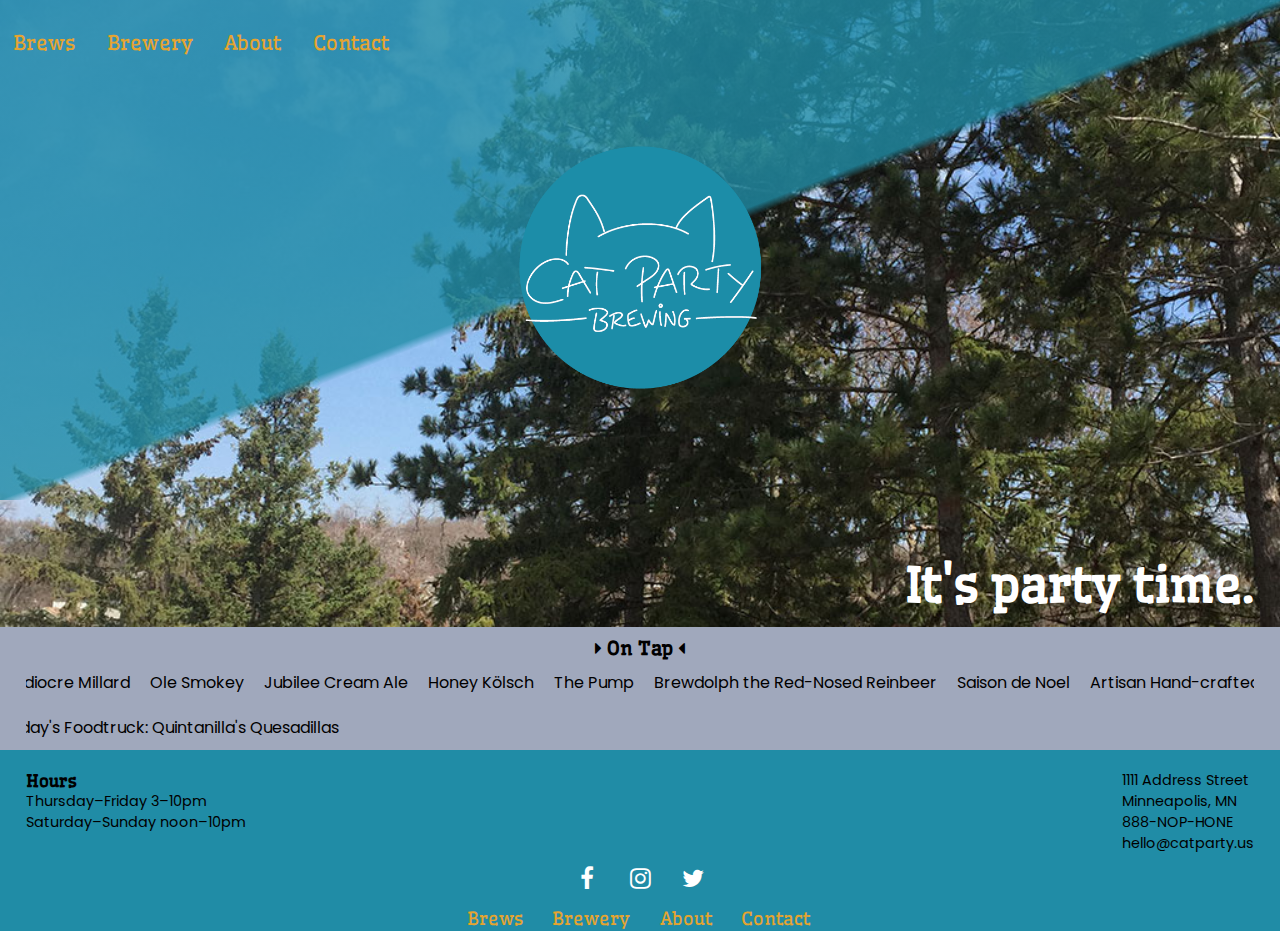
<file: index.html>
<!DOCTYPE html>
<html lang="en">
<head>
	<meta charset="UTF-8">
	<title>Cat Party Brewing</title>
	<link rel="icon" type="image/png" href="imgs/favicon.ico">
	<meta name="viewport" content="width=device-width, initial-scale=1.0"/>

<!-- css -->
	<link href='https://fonts.googleapis.com/css?family=Wellfleet|Poppins:400,300' rel='stylesheet' type='text/css'>
	<link rel="stylesheet" href="https://maxcdn.bootstrapcdn.com/font-awesome/4.4.0/css/font-awesome.min.css">
	<link type="text/css" rel="stylesheet" href="js/endlessRiver/css/endlessRiver.css" />

<!-- LAST stylesheet -->
	<link rel="stylesheet" type="text/css" href="css/styles.css">
</head>
<body class="home">
	<div class="jq-ez-sticky-footer-page-container">
		<div class="container">
			<div class="triangle">
		<!-- holds background img and overlay -->
				<a href="index.html" class="logo"><img src="imgs/logo.png" alt="Cat Party Brewing Logo" class="logo"></img></a> <!-- logo/home -->
				<label for="show-menu" class="show-menu">Show Menu</label>
				<input type="checkbox" id="show-menu" role="button">
			<nav>
				<ul id="nav-main">
					<li><a href="brews.html">Brews</a></li>
					<li><a href="brewery.html">Brewery</a></li>
					<li><a href="about.html">About</a></li>
					<li><a href="contact.html">Contact</a></li>
				</ul>
			</nav>
		
				<div class="content">
				
		
				
				</div>
		      </div> <!-- end triangle div -->
		
		<div class='jq-ez-sticky-footer-content-expander'></div>
		
			<div class="jq-ez-sticky-footer-page-footer">

				<h1 class="swap title">It's party time.</h1> <!-- swap on home / page title on subpages -->
					<!-- scroll bar.-->
					<div class="scrollbar">
						
							<h3><i class="fa fa-caret-right"></i> On Tap <i class="fa fa-caret-left"></i></h3>
							<!-- plug in -->
							<ul id="scroll">
					
							    <li>Mediocre Millard</li>
							    <li>Ole Smokey</li>
							    <li>Jubilee Cream Ale</li>
							    <li>Honey K&ouml;lsch</li>
							    <li>The Pump</li>
							    <li>Brewdolph the Red-Nosed Reinbeer</li>
							    <li>Saison de Noel</li>
							    <li>Artisan Hand-crafted Sodas (total hipster shit)</li>
							    <li>Today's Foodtruck: Quintanilla's Quesadillas</li>
							</ul>
					</div>
							
					
				<footer>
					<div class="hours">
						<h3>Hours</h3>
						<p>Thursday–Friday 3–10pm</p>
						<p>Saturday–Sunday noon–10pm</p>
					
					</div>
					
					<div class="location">
						<p>1111 Address Street <br>
						Minneapolis, MN</p>
						<p>888-NOP-HONE</p>
						<p><a href="mailto:hello@catparty.us?Subject=Hello!" target="_blank">hello@catparty.us</a></p>
					
					</div>
					
					<div class="foot">
						<!-- begin social media icons -->
								<div class="soc">
									<a href="#" class="fa-stack fa-lg">
									  <i class="fa fa-circle-thin fa-stack-2x"></i>
									  <i class="fa fa-facebook fa-stack-1x fa-inverse"></i>
									  <!-- change to untappd -->
									</a>
									<a href="#" class="fa-stack fa-lg">
									  <i class="fa fa-circle-thin fa-stack-2x"></i>
									  <i class="fa fa-instagram fa-stack-1x fa-inverse"></i>
									</a>
									
									<a href="#" class="fa-stack fa-lg">
									  <i class="fa fa-circle-thin fa-stack-2x"></i>
									  <i class="fa fa-twitter fa-stack-1x fa-inverse"></i>
									</a>
								</div>
						
						<nav class="nav2">
							<ul>
								<li><a href="brews.html">Brews</a></li>
								<li><a href="brewery.html">Brewery</a></li>
								<li><a href="about.html">About</a></li>
								<li><a href="contact.html">Contact</a></li>
							</ul>
						</nav>
						
						<p>&copy; 2016 Cat Party Brewing</p>
					</div>
							</footer>
				
			</div> <!-- end sticky footer div -->
		</div> <!-- end container -->
		</div> <!-- end jq-ez-sticky-footer-page-container -->

<!-- javascript -->
	<script src="https://ajax.googleapis.com/ajax/libs/jquery/2.1.4/jquery.min.js"></script>
	<script type="text/javascript" src="js/endlessRiver/js/endlessRiver.js"></script>
	<script type="text/javascript" src="js/Sticky-Footer/jquery.ez-sticky-footer.js"></script>
	<script type="text/javascript" src="js/custom.js"></script>	
</body>
</html>
</file>
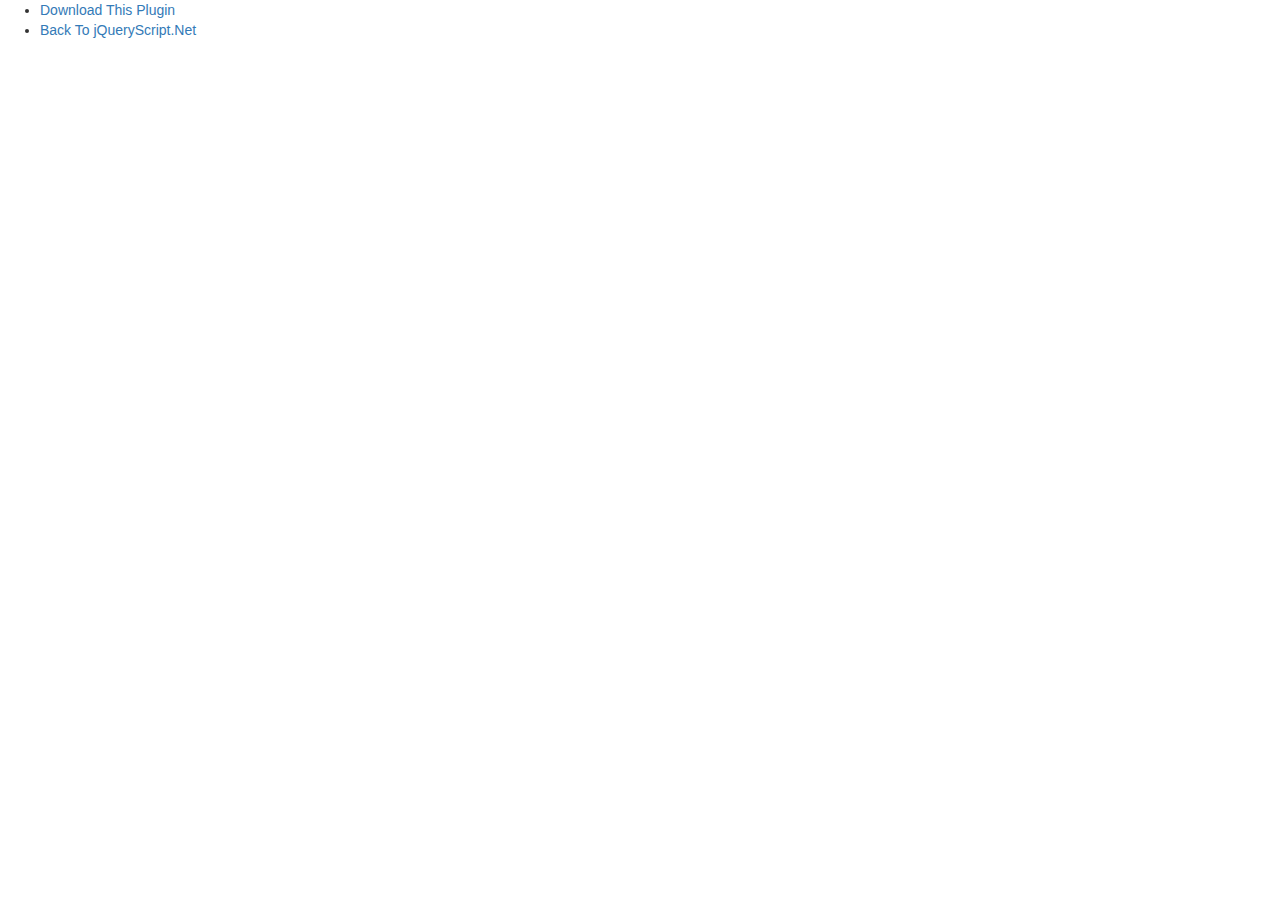
<file: js/endlessRiver/index.html>
<!doctype html>
<html>
<head>
<meta charset="utf-8">
<title>jQuery endlessRiver Demo</title>
<link href='http://fonts.googleapis.com/css?family=Open+Sans' rel='stylesheet' type='text/css'>
<link rel="stylesheet" href="http://netdna.bootstrapcdn.com/bootstrap/3.3.4/css/bootstrap.min.css">
<script src="http://code.jquery.com/jquery-1.11.3.min.js"></script>
<script type="text/javascript" src="js/endlessRiver.js"></script>
<link href="http://www.jqueryscript.net/css/jquerysctipttop.css" rel="stylesheet" type="text/css">
        <link type="text/css" rel="stylesheet" href="css/endlessRiver.css" /><script>
$(document).ready(function(){
    $("#myUl").endlessRiver();
});
</script>

</head>

<body>
<div id="jquery-script-menu">
<div class="jquery-script-center">
<ul>
<li><a href="http://www.jqueryscript.net/animation/Endless-Horizontal-Content-Scroller-Plugin-For-jQuery-endlessRiver.html">Download This Plugin</a></li>
<li><a href="http://www.jqueryscript.net/">Back To jQueryScript.Net</a></li>
</ul>
<div class="jquery-script-ads"><script type="text/javascript"><!--
google_ad_client = "ca-pub-2783044520727903";
/* jQuery_demo */
google_ad_slot = "2780937993";
google_ad_width = 728;
google_ad_height = 90;
//-->
</script>
<script type="text/javascript"
src="http://pagead2.googlesyndication.com/pagead/show_ads.js">
</script></div>
<div class="jquery-script-clear"></div>
</div>
</div>
<div class="container" style="margin-top:150px;">
<ul id="myUl">
    <li>Breaking News:</li>
    <li>1. Espresso</li>
    <li>2. Cappuccino</li>
    <li>3. American</li>
    <li>4. Tea</li>
    <li>5. Milk</li>
    <li>6. Juice</li>
</ul>
</div>

<script type="text/javascript">

  var _gaq = _gaq || [];
  _gaq.push(['_setAccount', 'UA-36251023-1']);
  _gaq.push(['_setDomainName', 'jqueryscript.net']);
  _gaq.push(['_trackPageview']);

  (function() {
    var ga = document.createElement('script'); ga.type = 'text/javascript'; ga.async = true;
    ga.src = ('https:' == document.location.protocol ? 'https://ssl' : 'http://www') + '.google-analytics.com/ga.js';
    var s = document.getElementsByTagName('script')[0]; s.parentNode.insertBefore(ga, s);
  })();

</script>
</body>
</html>
</file>
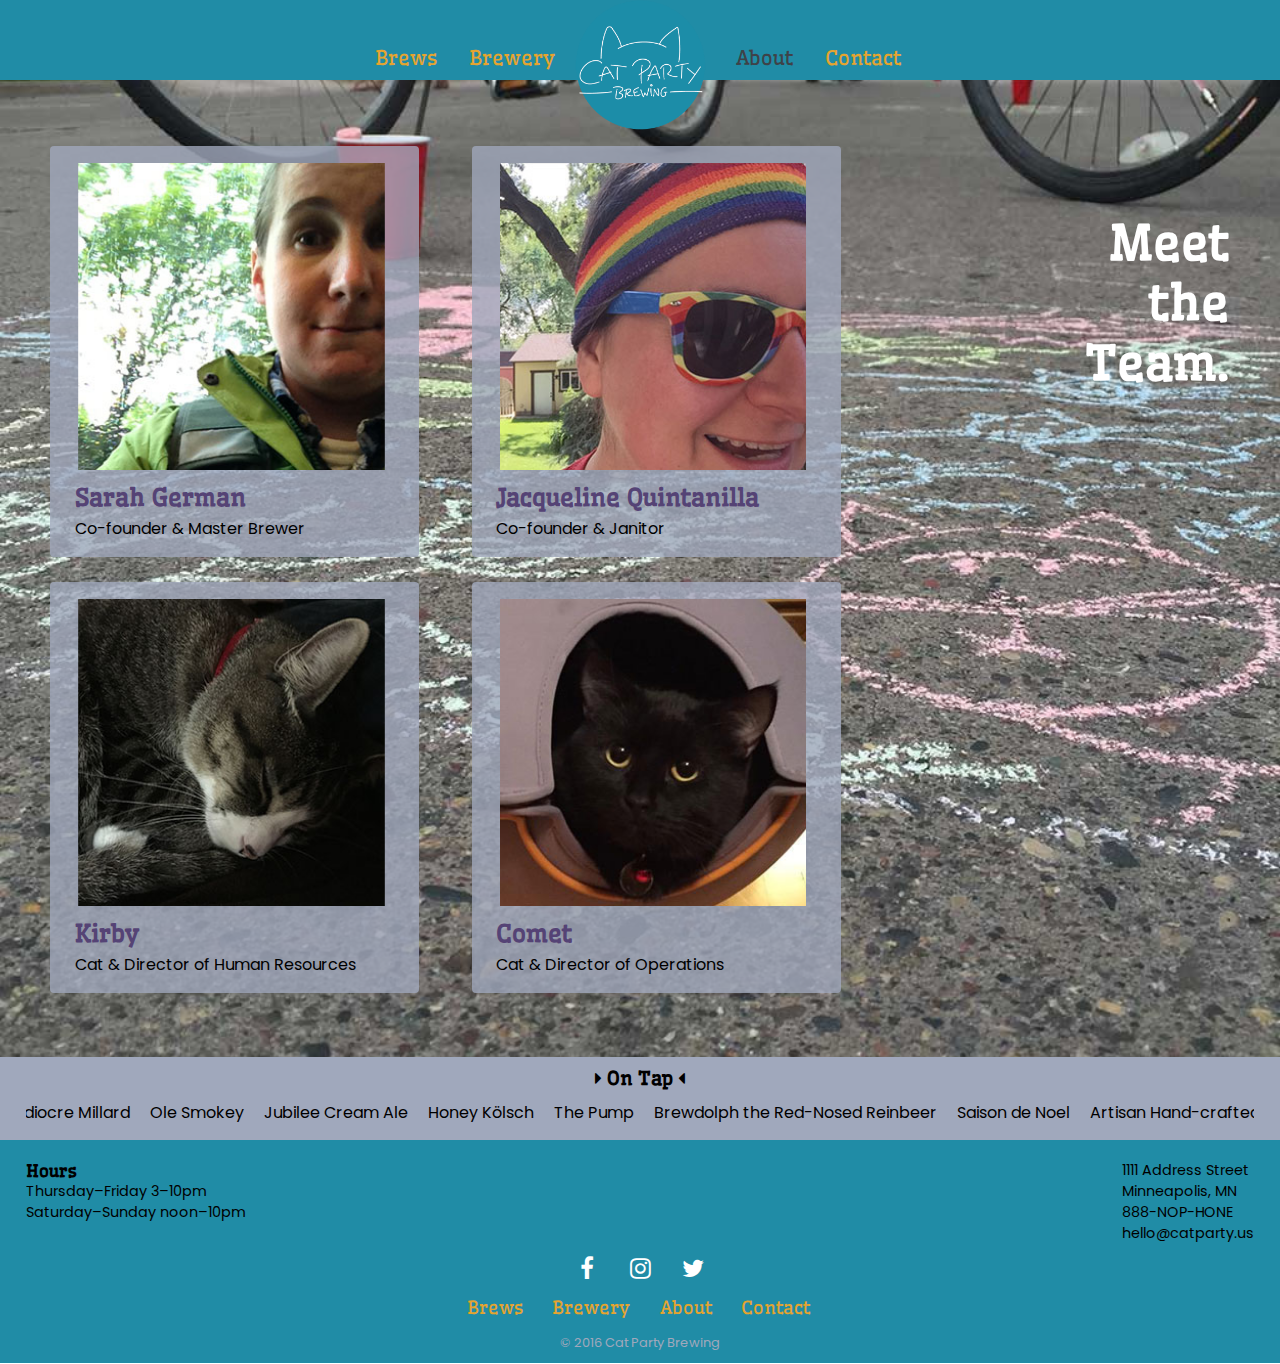
<file: about.html>
<!DOCTYPE html>
<html lang="en">
<head>
	<meta charset="UTF-8">
	<title>Cat Party Brewing -About</title>
	<link rel="icon" type="image/png" href="imgs/favicon.ico">
	<meta name="viewport" content="width=device-width, initial-scale=1.0"/>

<!-- css -->
	<link href='https://fonts.googleapis.com/css?family=Wellfleet|Poppins:400,300' rel='stylesheet' type='text/css'>
	<link rel="stylesheet" href="https://maxcdn.bootstrapcdn.com/font-awesome/4.4.0/css/font-awesome.min.css">
	<link type="text/css" rel="stylesheet" href="js/endlessRiver/css/endlessRiver.css" />

<!-- LAST stylesheet -->
	<link rel="stylesheet" type="text/css" href="css/styles.css">
</head>
<body class="about">
	<div class="jq-ez-sticky-footer-page-container">
	<div class="container">
<!-- holds background img and overlay -->
		<a href="index.html" class="logo"><img src="imgs/logo.png" alt="Cat Party Brewing Logo" class="logo"></a> <!-- logo/home -->
		<label for="show-menu" class="show-menu">Show Menu</label>
		<input type="checkbox" id="show-menu" role="button">
		<nav>
			<ul class="bar" id="nav-main">
				<li><a href="brews.html">Brews</a></li>
				<li><a href="brewery.html">Brewery</a></li>
				<li><a href="about.html" class="current">About</a></li>
				<li><a href="contact.html">Contact</a></li>
			</ul>
		</nav>

		<div class="content">
			

			<h1 class="title">Meet the Team.</h1> <!-- swap on home / page title on subpages -->

				<div class="card">
				<img src="imgs/sarah.jpg" alt="pic of Sarah">
				<h2>Sarah German</h2>
				<p>Co-founder & Master Brewer</p>
			</div>
			<div class="card">
				<img src="imgs/jq.jpg" alt="pic of Jacqui">
				<h2>Jacqueline Quintanilla</h2>
				<p>Co-founder & Janitor</p>
			</div>
			<div class="card">
				<img src="imgs/kirby.jpg" alt="pic of Kirby">
				<h2>Kirby</h2>
				<p>Cat & Director of Human Resources</p>
			</div>
			<div class="card">
				<img src="imgs/comet.jpg" alt="pic of Comet">
				<h2>Comet</h2>
				<p>Cat & Director of Operations</p>
			</div>


		</div> <!--end content  -->

		<div class='jq-ez-sticky-footer-content-expander'></div>
		
			<div class="jq-ez-sticky-footer-page-footer">
				<!-- scroll bar.-->
				<div class="scrollbar">
					
						<h3><i class="fa fa-caret-right"></i> On Tap <i class="fa fa-caret-left"></i></h3>
						<!-- plug in -->
						<ul id="scroll">
				
					    	<li>Mediocre Millard</li>
						    <li>Ole Smokey</li>
						    <li>Jubilee Cream Ale</li>
						    <li>Honey K&ouml;lsch</li>
						    <li>The Pump</li>
						    <li>Brewdolph the Red-Nosed Reinbeer</li>
						    <li>Saison de Noel</li>
						    <li>Artisan Hand-crafted Sodas (total hipster shit)</li>
						    <li>Today's Foodtruck: Quintanilla's Quesadillas</li>
						</ul>
				</div>
						
				
			<footer>
				<div class="hours">
					<h3>Hours</h3>
					<p>Thursday–Friday 3–10pm</p>
					<p>Saturday–Sunday noon–10pm</p>
				
				</div>
				
				<div class="location">
					<p>1111 Address Street <br>
					Minneapolis, MN</p>
					<p>888-NOP-HONE</p>
					<p><a href="mailto:hello@catparty.us?Subject=Hello!" target="_blank">hello@catparty.us</a></p>
				
				</div>
				
				<div class="foot">
					<!-- begin social media icons -->
							<div class="soc">
								<a href="#" class="fa-stack fa-lg">
								  <i class="fa fa-circle-thin fa-stack-2x"></i>
								  <i class="fa fa-facebook fa-stack-1x fa-inverse"></i>
								  <!-- change to untappd -->
								</a>
								<a href="#" class="fa-stack fa-lg">
								  <i class="fa fa-circle-thin fa-stack-2x"></i>
								  <i class="fa fa-instagram fa-stack-1x fa-inverse"></i>
								</a>
								
								<a href="#" class="fa-stack fa-lg">
								  <i class="fa fa-circle-thin fa-stack-2x"></i>
								  <i class="fa fa-twitter fa-stack-1x fa-inverse"></i>
								</a>
							</div>
					
					<nav class="nav2">
						<ul>
							<li><a href="brews.html">Brews</a></li>
							<li><a href="brewery.html">Brewery</a></li>
							<li><a href="about.html">About</a></li>
							<li><a href="contact.html">Contact</a></li>
						</ul>
					</nav>
					
					<p>&copy; 2016 Cat Party Brewing</p>
				</div>
						</footer>
			
		</div> <!-- end sticky footer footer div -->
	</div> <!-- end container -->
	</div> <!-- end jq-ez-sticky-footer-page-container -->

<!-- javascript -->
	<script src="https://ajax.googleapis.com/ajax/libs/jquery/2.1.4/jquery.min.js"></script>
	<script type="text/javascript" src="js/endlessRiver/js/endlessRiver.js"></script>
	<script type="text/javascript" src="js/Sticky-Footer/jquery.ez-sticky-footer.js"></script>
	<script type="text/javascript" src="js/custom.js"></script>	
</body>
</html>
</file>
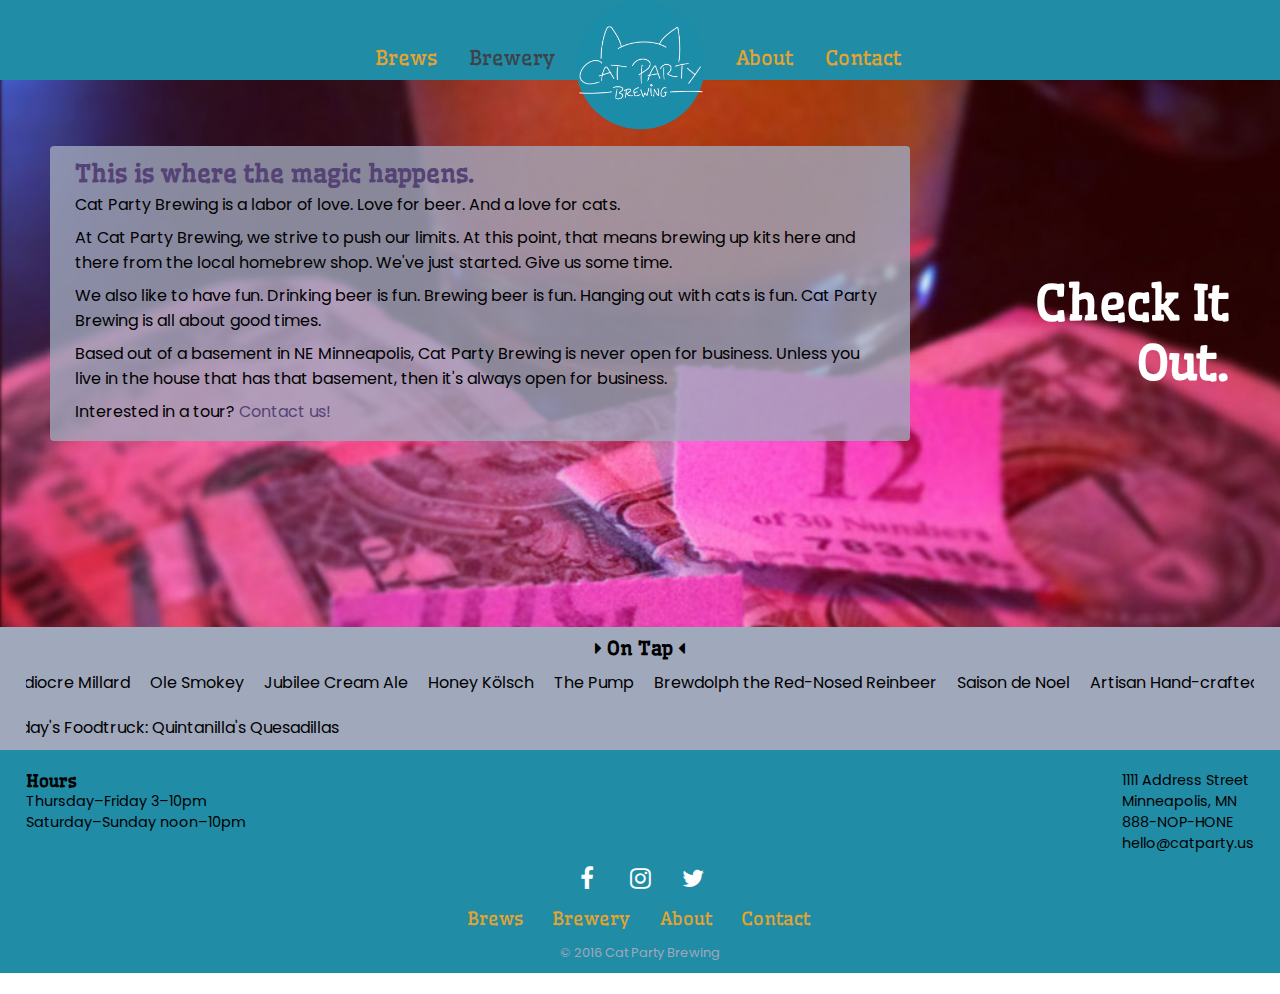
<file: brewery.html>
<!DOCTYPE html>
<html lang="en">
<head>
	<meta charset="UTF-8">
	<title>Cat Party Brewing -Brewery</title>
	<link rel="icon" type="image/png" href="imgs/favicon.ico">
	<meta name="viewport" content="width=device-width, initial-scale=1.0"/>

<!-- css -->
	<link href='https://fonts.googleapis.com/css?family=Wellfleet|Poppins:400,300' rel='stylesheet' type='text/css'>
	<link rel="stylesheet" href="https://maxcdn.bootstrapcdn.com/font-awesome/4.4.0/css/font-awesome.min.css">
	<link type="text/css" rel="stylesheet" href="js/endlessRiver/css/endlessRiver.css" />

<!-- LAST stylesheet -->
	<link rel="stylesheet" type="text/css" href="css/styles.css">
</head>
<body class="brewery">
	<div class="jq-ez-sticky-footer-page-container">
	<div class="container">
<!-- holds background img and overlay -->
	<a href="index.html" class="logo"><img src="imgs/logo.png" alt="Cat Party Brewing Logo" class="logo"></img></a> <!-- logo/home -->
		<label for="show-menu" class="show-menu">Show Menu</label>
		<input type="checkbox" id="show-menu" role="button">
		<nav>
			<ul class="bar" id="nav-main">
				<li><a href="brews.html">Brews</a></li>
				<li><a href="brewery.html" class="current">Brewery</a></li>
				<li><a href="about.html">About</a></li>
				<li><a href="contact.html">Contact</a></li>
			</ul>
		</nav>

		<div class="content">
			

	
			<h1 class="title">Check It Out.</h1> <!-- swap on home / page title on subpages -->
		

			<div class="card">
				<h2>This is where the magic happens.</h2>
				<p>Cat Party Brewing is a labor of love. Love for beer. And a love for cats.</p>
				<p>At Cat Party Brewing, we strive to push our limits. At this point, that means brewing up kits here and there from the local homebrew shop. We've just started. Give us some time.</p>
				<p>We also like to have fun. Drinking beer is fun. Brewing beer is fun. Hanging out with cats is fun. Cat Party Brewing is all about good times.</p>
				<p>Based out of a basement in NE Minneapolis, Cat Party Brewing is never open for business. Unless you live in the house that has that basement, then it's always open for business.</p>
				<p>Interested in a tour? <a href="contact.html">Contact us!</a></p>
		</div>
		</div>

		<div class='jq-ez-sticky-footer-content-expander'></div>
		
			<div class="jq-ez-sticky-footer-page-footer">	
				<!-- scroll bar.-->
				<div class="scrollbar">
					
						<h3><i class="fa fa-caret-right"></i> On Tap <i class="fa fa-caret-left"></i></h3>
						<!-- plug in -->
						<ul id="scroll">
				
						    <li>Mediocre Millard</li>
							    <li>Ole Smokey</li>
							    <li>Jubilee Cream Ale</li>
							    <li>Honey K&ouml;lsch</li>
							    <li>The Pump</li>
							    <li>Brewdolph the Red-Nosed Reinbeer</li>
							    <li>Saison de Noel</li>
							    <li>Artisan Hand-crafted Sodas (total hipster shit)</li>
							    <li>Today's Foodtruck: Quintanilla's Quesadillas</li>
						</ul>
				</div>
						
				
			<footer>
				<div class="hours">
					<h3>Hours</h3>
					<p>Thursday–Friday 3–10pm</p>
					<p>Saturday–Sunday noon–10pm</p>
				
				</div>
				
				<div class="location">
					<p>1111 Address Street <br>
					Minneapolis, MN</p>
					<p>888-NOP-HONE</p>
					<p><a href="mailto:hello@catparty.us?Subject=Hello!" target="_blank">hello@catparty.us</a></p>
				
				</div>
				
				<div class="foot">
					<!-- begin social media icons -->
							<div class="soc">
								<a href="#" class="fa-stack fa-lg">
								  <i class="fa fa-circle-thin fa-stack-2x"></i>
								  <i class="fa fa-facebook fa-stack-1x fa-inverse"></i>
								  <!-- change to untappd -->
								</a>
								<a href="#" class="fa-stack fa-lg">
								  <i class="fa fa-circle-thin fa-stack-2x"></i>
								  <i class="fa fa-instagram fa-stack-1x fa-inverse"></i>
								</a>
								
								<a href="#" class="fa-stack fa-lg">
								  <i class="fa fa-circle-thin fa-stack-2x"></i>
								  <i class="fa fa-twitter fa-stack-1x fa-inverse"></i>
								</a>
							</div>
					
					<nav class="nav2">
						<ul>
							<li><a href="brews.html">Brews</a></li>
							<li><a href="brewery.html">Brewery</a></li>
							<li><a href="about.html">About</a></li>
							<li><a href="contact.html">Contact</a></li>
						</ul>
					</nav>
					
					<p>&copy; 2016 Cat Party Brewing</p>
				</div>
						</footer>
			
		</div> <!-- end sticky footer footer div -->
	</div> <!-- end container -->
	</div> <!-- end jq-ez-sticky-footer-page-container -->

<!-- javascript -->
	<script src="https://ajax.googleapis.com/ajax/libs/jquery/2.1.4/jquery.min.js"></script>
	<script type="text/javascript" src="js/endlessRiver/js/endlessRiver.js"></script>
	<script type="text/javascript" src="js/Sticky-Footer/jquery.ez-sticky-footer.js"></script>
	<script type="text/javascript" src="js/custom.js"></script>	
</body>
</html>
</file>
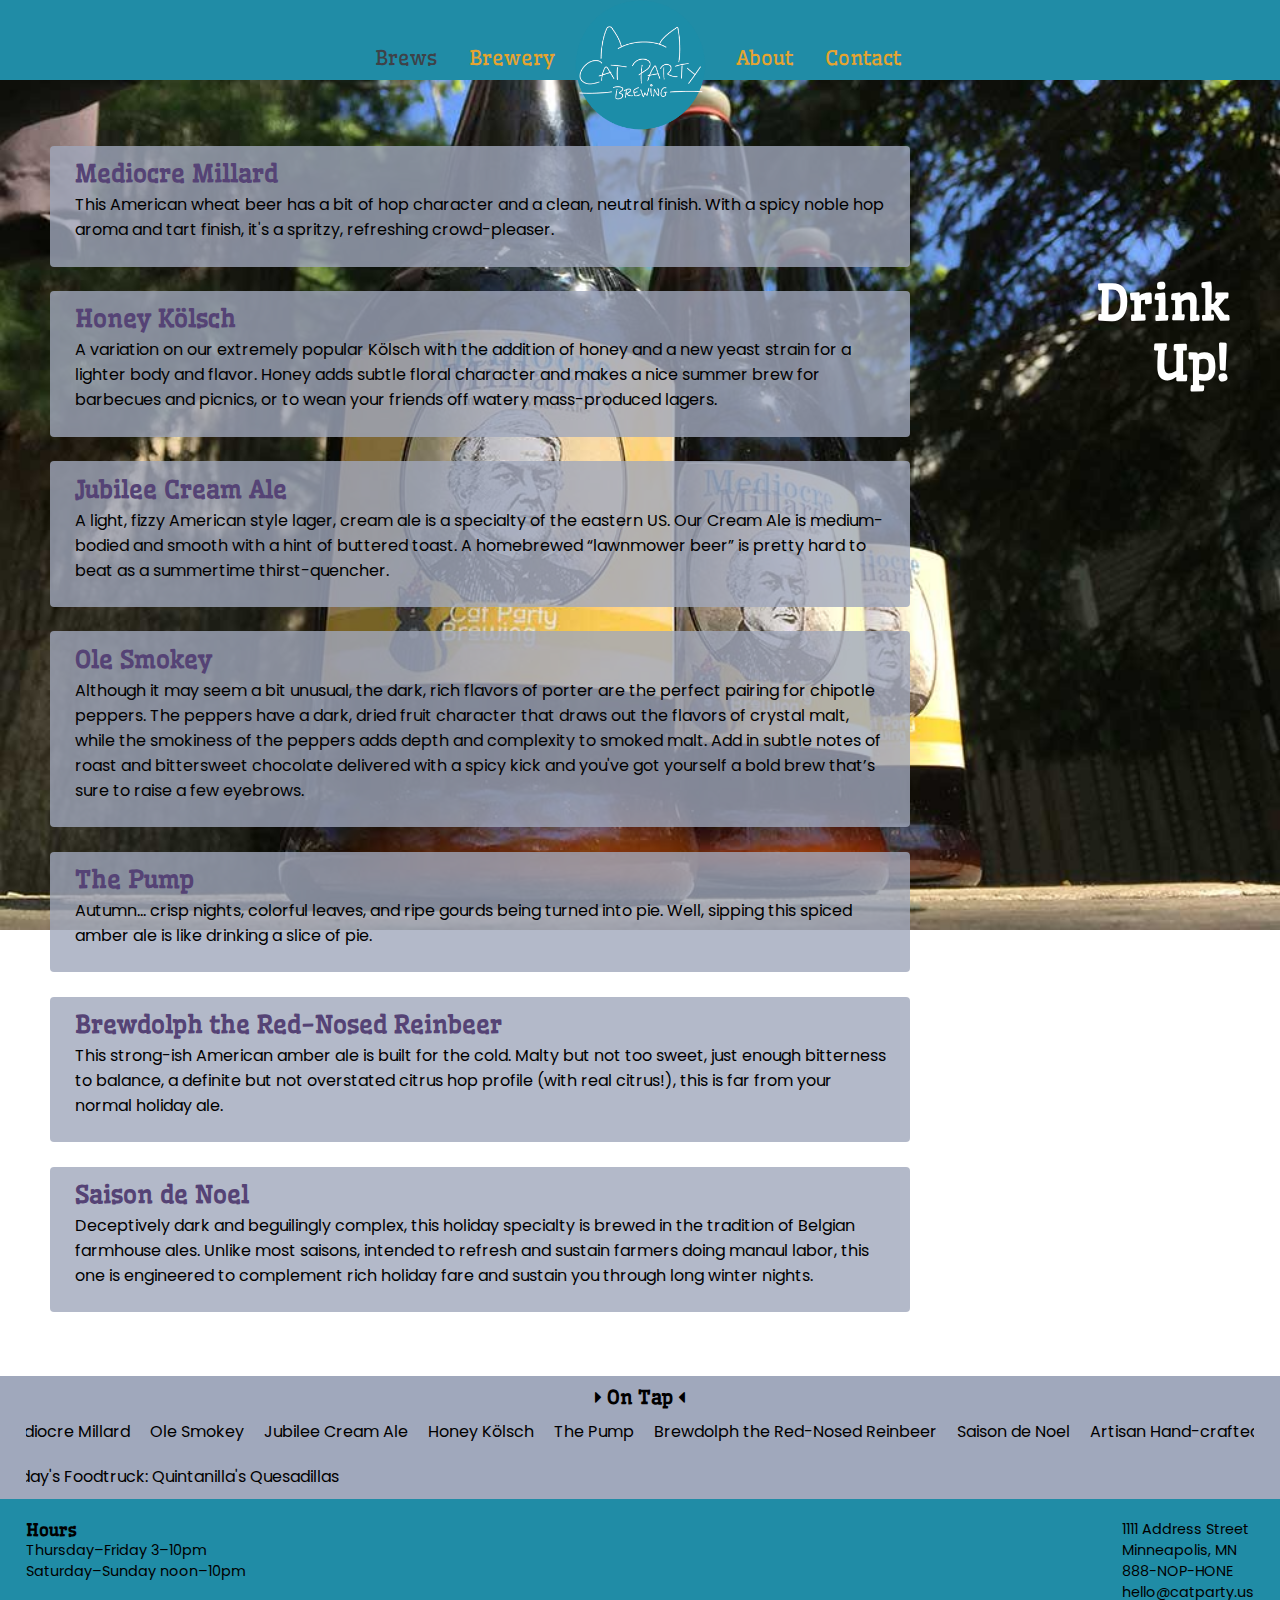
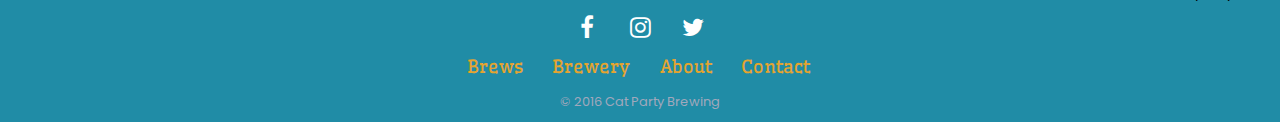
<file: brews.html>
<!DOCTYPE html>
<html lang="en">
<head>
	<meta charset="UTF-8">
	<title>Cat Party Brewing -Brews</title>
	<link rel="icon" type="image/png" href="imgs/favicon.ico">
	<meta name="viewport" content="width=device-width, initial-scale=1.0"/>

<!-- css -->
	<link href='https://fonts.googleapis.com/css?family=Wellfleet|Poppins:400,300' rel='stylesheet' type='text/css'>
	<link rel="stylesheet" href="https://maxcdn.bootstrapcdn.com/font-awesome/4.4.0/css/font-awesome.min.css">
	<link type="text/css" rel="stylesheet" href="js/endlessRiver/css/endlessRiver.css" />

<!-- LAST stylesheet -->
	<link rel="stylesheet" type="text/css" href="css/styles.css">
</head>
<body class="brews">
	<div class="jq-ez-sticky-footer-page-container">
	<div class="container">
<!-- holds background img and overlay -->
		<a href="index.html" class="logo"><img src="imgs/logo.png" alt="Cat Party Brewing Logo" class="logo"></img></a> <!-- logo/home -->
		<label for="show-menu" class="show-menu">Show Menu</label>
		<input type="checkbox" id="show-menu" role="button">
		<nav>
			<ul class="bar" id="nav-main">
				<li><a href="brews.html" class="current">Brews</a></li>
				<li><a href="brewery.html">Brewery</a></li>
				<li><a href="about.html">About</a></li>
				<li><a href="contact.html">Contact</a></li>
			</ul>
		</nav>

		<div class="content">
			

			<h1 class="title">Drink Up!</h1> <!-- swap on home / page title on subpages -->

			<div class="card">
				<h2>Mediocre Millard</h2>
				<p>This American wheat beer has a bit of hop character and a clean, neutral finish. With a spicy noble hop aroma and tart finish, it's a spritzy, refreshing crowd-pleaser.</p>
				<p></p>
			</div>
			<div class="card">
				<h2>Honey K&ouml;lsch</h2>
				<p>A variation on our extremely popular Kölsch with the addition of honey and a new yeast strain for a lighter body and flavor. Honey adds subtle floral character and makes a nice summer brew for barbecues and picnics, or to wean your friends off watery mass-produced lagers.</p>
				<p></p>
			</div>
			<div class="card">
				<h2>Jubilee Cream Ale</h2>
				<p>A light, fizzy American style lager, cream ale is a specialty of the eastern US. Our Cream Ale is medium-bodied and smooth with a hint of buttered toast. A homebrewed “lawnmower beer” is pretty hard to beat as a summertime thirst-quencher.</p>
				<p></p>
			</div>
			<div class="card">
				<h2>Ole Smokey</h2>
				<p>Although it may seem a bit unusual, the dark, rich flavors of porter are the perfect pairing for chipotle peppers. The peppers have a dark, dried fruit character that draws out the flavors of crystal malt, while the smokiness of the peppers adds depth and complexity to smoked malt. Add in subtle notes of roast and bittersweet chocolate delivered with a spicy kick and you've got yourself a bold brew that’s sure to raise a few eyebrows.</p>
				<p></p>
			</div>
			<div class="card">
				<h2>The Pump</h2>
				<p>Autumn... crisp nights, colorful leaves, and ripe gourds being turned into pie. Well, sipping this spiced amber ale is like drinking a slice of pie.</p>
				<p></p>
			</div>
			<div class="card">
				<h2>Brewdolph the Red-Nosed Reinbeer</h2>
				<p>This strong-ish American amber ale is built for the cold. Malty but not too sweet, just enough bitterness to balance, a definite but not overstated citrus hop profile (with real citrus!), this is far from your normal holiday ale. </p>
				<p></p>
			</div>
			<div class="card">
				<h2>Saison de Noel</h2>
				<p>Deceptively dark and beguilingly complex, this holiday specialty is brewed in the tradition of Belgian farmhouse ales. Unlike most saisons, intended to refresh and sustain farmers doing manaul labor, this one is engineered to complement rich holiday fare and sustain you through long winter nights.</p>
				<p></p>
			</div>
			


		</div>

		<div class='jq-ez-sticky-footer-content-expander'></div>
		
			<div class="jq-ez-sticky-footer-page-footer">	
				<!-- scroll bar.-->
				<div class="scrollbar">
					
						<h3><i class="fa fa-caret-right"></i> On Tap <i class="fa fa-caret-left"></i></h3>
						<!-- plug in -->
						<ul id="scroll">
				
						    <li>Mediocre Millard</li>
							    <li>Ole Smokey</li>
							    <li>Jubilee Cream Ale</li>
							    <li>Honey K&ouml;lsch</li>
							    <li>The Pump</li>
							    <li>Brewdolph the Red-Nosed Reinbeer</li>
							    <li>Saison de Noel</li>
							    <li>Artisan Hand-crafted Sodas (total hipster shit)</li>
							    <li>Today's Foodtruck: Quintanilla's Quesadillas</li>
						</ul>
				</div>
						
				
			<footer>
				<div class="hours">
					<h3>Hours</h3>
					<p>Thursday–Friday 3–10pm</p>
					<p>Saturday–Sunday noon–10pm</p>
				
				</div>
				
				<div class="location">
					<p>1111 Address Street <br>
					Minneapolis, MN</p>
					<p>888-NOP-HONE</p>
					<p><a href="mailto:hello@catparty.us?Subject=Hello!" target="_blank">hello@catparty.us</a></p>
				
				</div>
				
				<div class="foot">
					<!-- begin social media icons -->
							<div class="soc">
								<a href="#" class="fa-stack fa-lg">
								  <i class="fa fa-circle-thin fa-stack-2x"></i>
								  <i class="fa fa-facebook fa-stack-1x fa-inverse"></i>
								  <!-- change to untappd -->
								</a>
								<a href="#" class="fa-stack fa-lg">
								  <i class="fa fa-circle-thin fa-stack-2x"></i>
								  <i class="fa fa-instagram fa-stack-1x fa-inverse"></i>
								</a>
								
								<a href="#" class="fa-stack fa-lg">
								  <i class="fa fa-circle-thin fa-stack-2x"></i>
								  <i class="fa fa-twitter fa-stack-1x fa-inverse"></i>
								</a>
							</div>
					
					<nav class="nav2">
						<ul>
							<li><a href="brews.html">Brews</a></li>
							<li><a href="brewery.html">Brewery</a></li>
							<li><a href="about.html">About</a></li>
							<li><a href="contact.html">Contact</a></li>
						</ul>
					</nav>
					
					<p>&copy; 2016 Cat Party Brewing</p>
				</div>
						</footer>
			
		</div> <!-- end sticky footer footer div -->
	</div> <!-- end container -->
	</div> <!-- end jq-ez-sticky-footer-page-container -->

<!-- javascript -->
	<script src="https://ajax.googleapis.com/ajax/libs/jquery/2.1.4/jquery.min.js"></script>
	<script type="text/javascript" src="js/endlessRiver/js/endlessRiver.js"></script>
	<script type="text/javascript" src="js/Sticky-Footer/jquery.ez-sticky-footer.js"></script>
	<script type="text/javascript" src="js/custom.js"></script>	
</body>
</html>
</file>
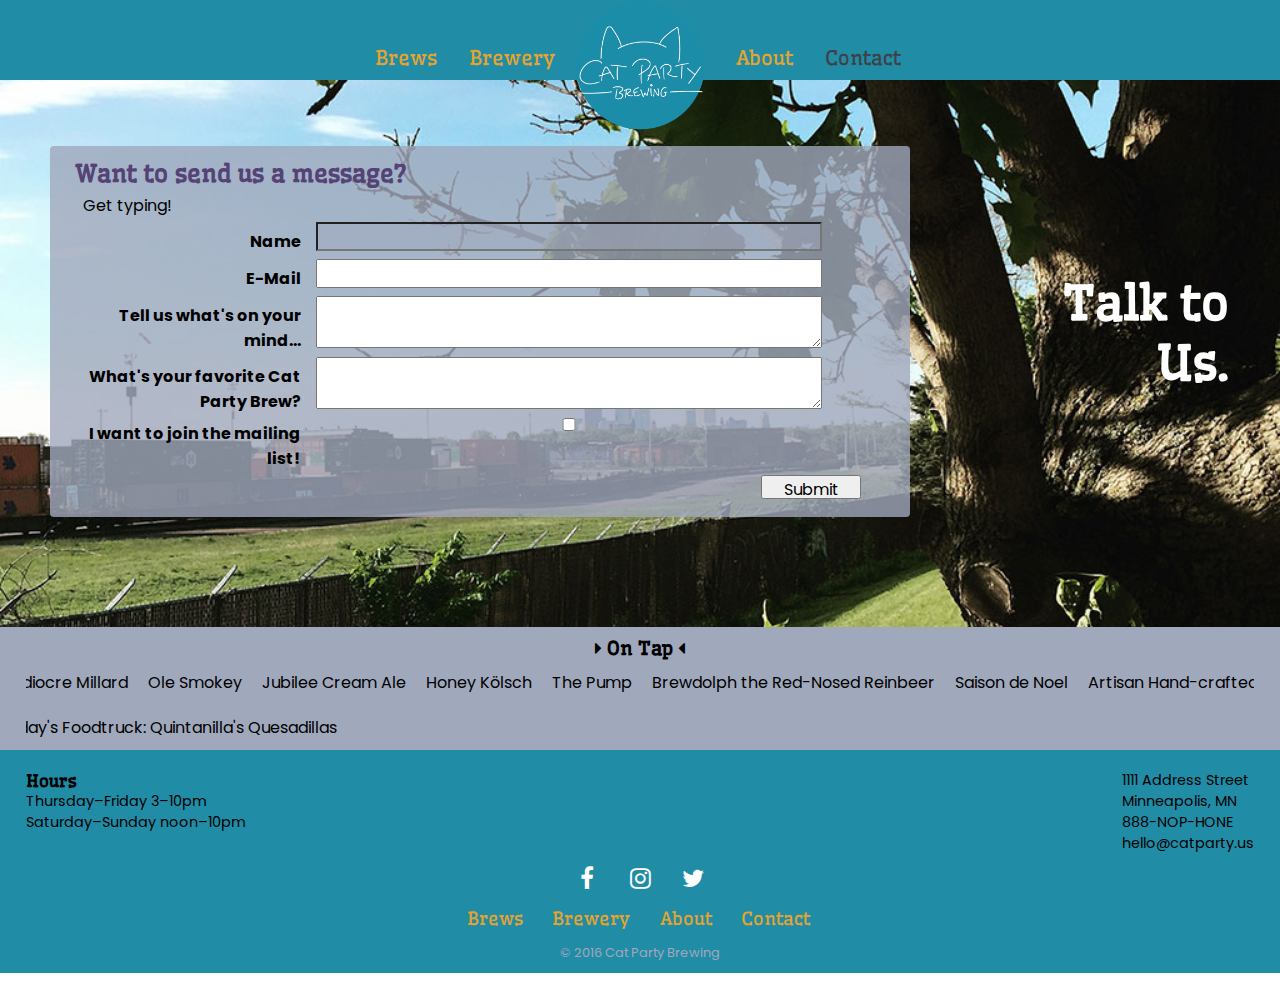
<file: contact.html>
<!DOCTYPE html>
<html lang="en">
<head>
	<meta charset="UTF-8">
	<title>Cat Party Brewing -Contact</title>
	<link rel="icon" type="image/png" href="imgs/favicon.ico">
	<meta name="viewport" content="width=device-width, initial-scale=1.0"/>

<!-- css -->
	<link href='https://fonts.googleapis.com/css?family=Wellfleet|Poppins:400,300' rel='stylesheet' type='text/css'>
	<link rel="stylesheet" href="https://maxcdn.bootstrapcdn.com/font-awesome/4.4.0/css/font-awesome.min.css">
	<link type="text/css" rel="stylesheet" href="js/endlessRiver/css/endlessRiver.css" />

<!-- LAST stylesheet -->
	<link rel="stylesheet" type="text/css" href="css/styles.css">
</head>
<body class="contact">
	<div class="jq-ez-sticky-footer-page-container">
	<div class="container">
<!-- holds background img and overlay -->
		<a href="index.html" class="logo"><img src="imgs/logo.png" alt="Cat Party Brewing Logo" class="logo"></a> <!-- logo/home -->
		<label for="show-menu" class="show-menu">Show Menu</label>
		<input type="checkbox" id="show-menu" role="button">
		<nav>
			<ul class="bar" id="nav-main">
				<li><a href="brews.html">Brews</a></li>
				<li><a href="brewery.html">Brewery</a></li>
				<li><a href="about.html">About</a></li>
				<li><a href="contact.html" class="current">Contact</a></li>
			</ul>
		</nav>

		<div class="content">
			
			<h1 class="title">Talk to Us.</h1> <!-- swap on home / page title on subpages -->

			<div class="card">
				<h2>Want to send us a message?</h2>
				<form class="cmxform" id="contactForm" method="get" action="">
				  <fieldset>
				    <legend>Get typing!</legend>
				    <p>
				      <label for="cname">Name</label>
				      <input id="cname" name="name" type="text" required>
				    </p>
				    <p>
				      <label for="cemail">E-Mail</label>
				      <input id="cemail" type="email" name="email" required>
				    </p>
				    <p>
				      <label for="ccomment">Tell us what's on your mind...</label>
				      <textarea id="ccomment" name="comment"></textarea>
				    </p>
				      <p>
				      	<label for="cvote">What's your favorite Cat Party Brew?</label>
				      	<textarea id="cvote" name="vote"></textarea>
				      </p>
	
				   <p class="mailinglist">
				   	<label for="mailinglist" class="mailinglist">I want to join the mailing list! </label>
				   	<input type="checkbox" class="mailinglist">
				   </p>
				    <p>
				      <input class="submit" type="submit" value="Submit">
				    </p>
				  </fieldset>
				</form>
		</div>
		</div> <!--end content  -->

		<div class='jq-ez-sticky-footer-content-expander'></div>
		
			<div class="jq-ez-sticky-footer-page-footer">	
				<!-- scroll bar.-->
				<div class="scrollbar">
					
						<h3><i class="fa fa-caret-right"></i> On Tap <i class="fa fa-caret-left"></i></h3>
						<!-- plug in -->
						<ul id="scroll">
				
						    <li>Mediocre Millard</li>
							    <li>Ole Smokey</li>
							    <li>Jubilee Cream Ale</li>
							    <li>Honey K&ouml;lsch</li>
							    <li>The Pump</li>
							    <li>Brewdolph the Red-Nosed Reinbeer</li>
							    <li>Saison de Noel</li>
							    <li>Artisan Hand-crafted Sodas (total hipster shit)</li>
							    <li>Today's Foodtruck: Quintanilla's Quesadillas</li>
						</ul>
				</div>
						
				
			<footer>
				<div class="hours">
					<h3>Hours</h3>
					<p>Thursday–Friday 3–10pm</p>
					<p>Saturday–Sunday noon–10pm</p>
				
				</div>
				
				<div class="location">
					<p>1111 Address Street <br>
					Minneapolis, MN</p>
					<p>888-NOP-HONE</p>
					<p><a href="mailto:hello@catparty.us?Subject=Hello!" target="_blank">hello@catparty.us</a></p>
				
				</div>
				
				<div class="foot">
					<!-- begin social media icons -->
							<div class="soc">
								<a href="#" class="fa-stack fa-lg">
								  <i class="fa fa-circle-thin fa-stack-2x"></i>
								  <i class="fa fa-facebook fa-stack-1x fa-inverse"></i>
								  <!-- change to untappd -->
								</a>
								<a href="#" class="fa-stack fa-lg">
								  <i class="fa fa-circle-thin fa-stack-2x"></i>
								  <i class="fa fa-instagram fa-stack-1x fa-inverse"></i>
								</a>
								
								<a href="#" class="fa-stack fa-lg">
								  <i class="fa fa-circle-thin fa-stack-2x"></i>
								  <i class="fa fa-twitter fa-stack-1x fa-inverse"></i>
								</a>
							</div>
					
					<nav class="nav2">
						<ul>
							<li><a href="brews.html">Brews</a></li>
							<li><a href="brewery.html">Brewery</a></li>
							<li><a href="about.html">About</a></li>
							<li><a href="contact.html">Contact</a></li>
						</ul>
					</nav>
					
					<p>&copy; 2016 Cat Party Brewing</p>
				</div>
						</footer>
			
		</div> <!-- end sticky footer footer div -->
	</div> <!-- end container -->
	</div> <!-- end jq-ez-sticky-footer-page-container -->

<!-- javascript -->
	<script src="https://ajax.googleapis.com/ajax/libs/jquery/2.1.4/jquery.min.js"></script>
	<script type="text/javascript" src="js/endlessRiver/js/endlessRiver.js"></script>
	<script type="text/javascript" src="js/Sticky-Footer/jquery.ez-sticky-footer.js"></script>
	<script type="text/javascript" src="http://ajax.aspnetcdn.com/ajax/jquery.validate/1.14.0/jquery.validate.min.js"></script>
	<script type="text/javascript" src="js/custom.js"></script>	
</body>
</html>
</file>
<file: js/endlessRiver/css/endlessRiver.css>
/* liScroll styles */


.tickercontainer { /* the outer div with the black border */
  width: 100%;
  min-height: 50px;
  margin: 0;
  padding: 0;
  overflow: hidden;
  /*background-color:#607D8B;*/
  color:#fff;
}

/* that serves as a mask. so you get a sort of padding both left and right */

.tickercontainer .mask {
  position: relative;
  width: 100%;
  overflow: hidden;
}

ul.newsticker { /* that's your list */
  position: relative;
  list-style-type: none;
  margin: 0;
  padding: 0;
}

/* important: display inline gives incorrect results when you check for elem's width */

ul.newsticker li {
  float: left;
  margin: 10px;
  padding: 0;
}
</file>
<file: css/styles.css>
/* line 1, /Users/jacquelinequintanilla/Documents/Google Drive/1. MCTC/MCTC Archive/4. Fall 2015/WEBI 1911 Client-Side Scripting/webi1911/catparty/scss/_base.scss */
html {
  box-sizing: border-box;
  margin: 0;
  padding: 0; }

/* line 8, /Users/jacquelinequintanilla/Documents/Google Drive/1. MCTC/MCTC Archive/4. Fall 2015/WEBI 1911 Client-Side Scripting/webi1911/catparty/scss/_base.scss */
*, *:before, *:after {
  box-sizing: inherit;
  margin: 0;
  padding: 0; }

/* line 16, /Users/jacquelinequintanilla/Documents/Google Drive/1. MCTC/MCTC Archive/4. Fall 2015/WEBI 1911 Client-Side Scripting/webi1911/catparty/scss/_base.scss */
body {
  background-color: #3E4248;
  font-family: "Poppins", Verdana, Tahoma, sans-serif; }
  /* line 20, /Users/jacquelinequintanilla/Documents/Google Drive/1. MCTC/MCTC Archive/4. Fall 2015/WEBI 1911 Client-Side Scripting/webi1911/catparty/scss/_base.scss */
  body .container {
    margin: 0 auto; }
  /* line 24, /Users/jacquelinequintanilla/Documents/Google Drive/1. MCTC/MCTC Archive/4. Fall 2015/WEBI 1911 Client-Side Scripting/webi1911/catparty/scss/_base.scss */
  body h1, body h2, body h3 {
    font-family: "Wellfleet", Rockwell, "Courier New", serif; }
  /* line 26, /Users/jacquelinequintanilla/Documents/Google Drive/1. MCTC/MCTC Archive/4. Fall 2015/WEBI 1911 Client-Side Scripting/webi1911/catparty/scss/_base.scss */
  body h1 {
    color: white; }
  /* line 28, /Users/jacquelinequintanilla/Documents/Google Drive/1. MCTC/MCTC Archive/4. Fall 2015/WEBI 1911 Client-Side Scripting/webi1911/catparty/scss/_base.scss */
  body h2 {
    color: #554375; }
  /* line 30, /Users/jacquelinequintanilla/Documents/Google Drive/1. MCTC/MCTC Archive/4. Fall 2015/WEBI 1911 Client-Side Scripting/webi1911/catparty/scss/_base.scss */
  body li {
    list-style-type: none; }
  /* line 34, /Users/jacquelinequintanilla/Documents/Google Drive/1. MCTC/MCTC Archive/4. Fall 2015/WEBI 1911 Client-Side Scripting/webi1911/catparty/scss/_base.scss */
  body a {
    text-decoration: none;
    color: #554375; }
    /* line 38, /Users/jacquelinequintanilla/Documents/Google Drive/1. MCTC/MCTC Archive/4. Fall 2015/WEBI 1911 Client-Side Scripting/webi1911/catparty/scss/_base.scss */
    body a:hover {
      text-decoration: underline; }

/* line 1, /Users/jacquelinequintanilla/Documents/Google Drive/1. MCTC/MCTC Archive/4. Fall 2015/WEBI 1911 Client-Side Scripting/webi1911/catparty/scss/_nav.scss */
.logo {
  z-index: 10;
  height: 130px;
  position: fixed;
  vertical-align: middle;
  left: 50%;
  -webkit-transform: translate(-50%, 0%);
          transform: translate(-50%, 0%); }
  /* line 8, /Users/jacquelinequintanilla/Documents/Google Drive/1. MCTC/MCTC Archive/4. Fall 2015/WEBI 1911 Client-Side Scripting/webi1911/catparty/scss/_nav.scss */
  .logo:hover {
    border-bottom: none;
    text-decoration: none; }

/* line 15, /Users/jacquelinequintanilla/Documents/Google Drive/1. MCTC/MCTC Archive/4. Fall 2015/WEBI 1911 Client-Side Scripting/webi1911/catparty/scss/_nav.scss */
nav {
  font: 1.25em "Wellfleet", Rockwell, "Courier New", serif;
  position: fixed;
  top: 0;
  z-index: 1;
  width: 100%;
  background-color: #208CA6;
  height: 4em; }
  /* line 24, /Users/jacquelinequintanilla/Documents/Google Drive/1. MCTC/MCTC Archive/4. Fall 2015/WEBI 1911 Client-Side Scripting/webi1911/catparty/scss/_nav.scss */
  nav ul {
    padding: .25em;
    text-align: center; }
    /* line 27, /Users/jacquelinequintanilla/Documents/Google Drive/1. MCTC/MCTC Archive/4. Fall 2015/WEBI 1911 Client-Side Scripting/webi1911/catparty/scss/_nav.scss */
    nav ul:first-child {
      padding-left: 0; }
    /* line 30, /Users/jacquelinequintanilla/Documents/Google Drive/1. MCTC/MCTC Archive/4. Fall 2015/WEBI 1911 Client-Side Scripting/webi1911/catparty/scss/_nav.scss */
    nav ul li {
      display: inline-block;
      margin-top: 2em;
      padding: 0 1%; }
    /* line 37, /Users/jacquelinequintanilla/Documents/Google Drive/1. MCTC/MCTC Archive/4. Fall 2015/WEBI 1911 Client-Side Scripting/webi1911/catparty/scss/_nav.scss */
    nav ul a {
      color: #E5A430;
      margin: 0 1%;
      text-decoration: none;
      text-align: center; }
      /* line 43, /Users/jacquelinequintanilla/Documents/Google Drive/1. MCTC/MCTC Archive/4. Fall 2015/WEBI 1911 Client-Side Scripting/webi1911/catparty/scss/_nav.scss */
      nav ul a:hover {
        text-decoration: none;
        border-bottom: 1px solid; }
  /* line 50, /Users/jacquelinequintanilla/Documents/Google Drive/1. MCTC/MCTC Archive/4. Fall 2015/WEBI 1911 Client-Side Scripting/webi1911/catparty/scss/_nav.scss */
  nav .current {
    color: #3E4248; }
  /* line 55, /Users/jacquelinequintanilla/Documents/Google Drive/1. MCTC/MCTC Archive/4. Fall 2015/WEBI 1911 Client-Side Scripting/webi1911/catparty/scss/_nav.scss */
  nav #nav-main > li:nth-of-type(2) {
    margin-right: 75px; }
  /* line 58, /Users/jacquelinequintanilla/Documents/Google Drive/1. MCTC/MCTC Archive/4. Fall 2015/WEBI 1911 Client-Side Scripting/webi1911/catparty/scss/_nav.scss */
  nav #nav-main > li:nth-of-type(3) {
    margin-left: 75px; }

/*Style 'show menu' label button and hide it by default*/
/* line 65, /Users/jacquelinequintanilla/Documents/Google Drive/1. MCTC/MCTC Archive/4. Fall 2015/WEBI 1911 Client-Side Scripting/webi1911/catparty/scss/_nav.scss */
.show-menu {
  text-decoration: none;
  font: 1.25em "Wellfleet", Rockwell, "Courier New", serif;
  color: #E5A430;
  position: fixed;
  padding: 2%;
  z-index: 100;
  display: none; }

/*Hide checkbox*/
/* line 77, /Users/jacquelinequintanilla/Documents/Google Drive/1. MCTC/MCTC Archive/4. Fall 2015/WEBI 1911 Client-Side Scripting/webi1911/catparty/scss/_nav.scss */
input#show-menu {
  opacity: 0; }

/*Show menu when invisible checkbox is checked*/
/* line 82, /Users/jacquelinequintanilla/Documents/Google Drive/1. MCTC/MCTC Archive/4. Fall 2015/WEBI 1911 Client-Side Scripting/webi1911/catparty/scss/_nav.scss */
input#show-menu:checked ~ nav > #nav-main {
  display: block; }

/* line 1, /Users/jacquelinequintanilla/Documents/Google Drive/1. MCTC/MCTC Archive/4. Fall 2015/WEBI 1911 Client-Side Scripting/webi1911/catparty/scss/_content.scss */
.content {
  width: 100%;
  display: inline-block;
  padding: 1% 2% 4%;
  margin-top: 6em; }

/* line 12, /Users/jacquelinequintanilla/Documents/Google Drive/1. MCTC/MCTC Archive/4. Fall 2015/WEBI 1911 Client-Side Scripting/webi1911/catparty/scss/_content.scss */
.title {
  width: 20%;
  text-align: right;
  padding: .25em 2%;
  position: fixed;
  right: 2%;
  bottom: 55%;
  text-align: right;
  font-size: 3em; }

/* line 27, /Users/jacquelinequintanilla/Documents/Google Drive/1. MCTC/MCTC Archive/4. Fall 2015/WEBI 1911 Client-Side Scripting/webi1911/catparty/scss/_content.scss */
.card {
  background-color: rgba(160, 168, 188, 0.8);
  border-radius: 4px;
  padding: 1% 2%;
  vertical-align: top;
  width: 70%;
  display: inline-block;
  margin: 1% 2%; }
  /* line 36, /Users/jacquelinequintanilla/Documents/Google Drive/1. MCTC/MCTC Archive/4. Fall 2015/WEBI 1911 Client-Side Scripting/webi1911/catparty/scss/_content.scss */
  .card p {
    color: black;
    padding: .25em 0; }
  /* line 41, /Users/jacquelinequintanilla/Documents/Google Drive/1. MCTC/MCTC Archive/4. Fall 2015/WEBI 1911 Client-Side Scripting/webi1911/catparty/scss/_content.scss */
  .card img {
    width: 98%;
    height: auto;
    padding: 5px 1%;
    border-radius: 4px; }

/* line 1, /Users/jacquelinequintanilla/Documents/Google Drive/1. MCTC/MCTC Archive/4. Fall 2015/WEBI 1911 Client-Side Scripting/webi1911/catparty/scss/_scroll.scss */
.scrollbar {
  clear: both;
  background-color: #A0A8BC;
  color: black;
  padding: 10px 2% 0;
  width: 100%;
  z-index: 5;
  overflow: hidden; }
  /* line 10, /Users/jacquelinequintanilla/Documents/Google Drive/1. MCTC/MCTC Archive/4. Fall 2015/WEBI 1911 Client-Side Scripting/webi1911/catparty/scss/_scroll.scss */
  .scrollbar h3 {
    text-align: center; }

/* line 15, /Users/jacquelinequintanilla/Documents/Google Drive/1. MCTC/MCTC Archive/4. Fall 2015/WEBI 1911 Client-Side Scripting/webi1911/catparty/scss/_scroll.scss */
#scroll {
  background-color: none;
  color: black; }

/* line 2, /Users/jacquelinequintanilla/Documents/Google Drive/1. MCTC/MCTC Archive/4. Fall 2015/WEBI 1911 Client-Side Scripting/webi1911/catparty/scss/_footer.scss */
footer {
  background-color: #208CA6;
  padding: 20px 2% 10px;
  font-size: .9em;
  margin-bottom: -75px;
  width: 100%;
  z-index: 6; }
  /* line 11, /Users/jacquelinequintanilla/Documents/Google Drive/1. MCTC/MCTC Archive/4. Fall 2015/WEBI 1911 Client-Side Scripting/webi1911/catparty/scss/_footer.scss */
  footer .hours {
    float: left; }
  /* line 14, /Users/jacquelinequintanilla/Documents/Google Drive/1. MCTC/MCTC Archive/4. Fall 2015/WEBI 1911 Client-Side Scripting/webi1911/catparty/scss/_footer.scss */
  footer .location {
    float: right; }
  /* line 17, /Users/jacquelinequintanilla/Documents/Google Drive/1. MCTC/MCTC Archive/4. Fall 2015/WEBI 1911 Client-Side Scripting/webi1911/catparty/scss/_footer.scss */
  footer .foot {
    clear: both;
    text-align: center; }
    /* line 21, /Users/jacquelinequintanilla/Documents/Google Drive/1. MCTC/MCTC Archive/4. Fall 2015/WEBI 1911 Client-Side Scripting/webi1911/catparty/scss/_footer.scss */
    footer .foot p {
      font-size: .9em;
      color: #A0A8BC; }
  /* line 27, /Users/jacquelinequintanilla/Documents/Google Drive/1. MCTC/MCTC Archive/4. Fall 2015/WEBI 1911 Client-Side Scripting/webi1911/catparty/scss/_footer.scss */
  footer .soc {
    font-size: 1.25em; }
    /* line 30, /Users/jacquelinequintanilla/Documents/Google Drive/1. MCTC/MCTC Archive/4. Fall 2015/WEBI 1911 Client-Side Scripting/webi1911/catparty/scss/_footer.scss */
    footer .soc .fa-stack {
      color: #208CA6; }
    /* line 34, /Users/jacquelinequintanilla/Documents/Google Drive/1. MCTC/MCTC Archive/4. Fall 2015/WEBI 1911 Client-Side Scripting/webi1911/catparty/scss/_footer.scss */
    footer .soc .fa-stack:hover, footer .soc .fa-stack:focus, footer .soc i:hover, footer .soc i:focus {
      color: #E5A430; }
  /* line 39, /Users/jacquelinequintanilla/Documents/Google Drive/1. MCTC/MCTC Archive/4. Fall 2015/WEBI 1911 Client-Side Scripting/webi1911/catparty/scss/_footer.scss */
  footer .nav2 {
    color: #E5A430;
    margin-top: -2em;
    margin-bottom: 5px;
    position: static; }
  /* line 46, /Users/jacquelinequintanilla/Documents/Google Drive/1. MCTC/MCTC Archive/4. Fall 2015/WEBI 1911 Client-Side Scripting/webi1911/catparty/scss/_footer.scss */
  footer a {
    color: inherit; }

/* line 1, /Users/jacquelinequintanilla/Documents/Google Drive/1. MCTC/MCTC Archive/4. Fall 2015/WEBI 1911 Client-Side Scripting/webi1911/catparty/scss/_brews.scss */
.brews {
  background: url(../imgs/bg-brews.jpg) no-repeat center center fixed;
  background-size: cover; }

/* line 1, /Users/jacquelinequintanilla/Documents/Google Drive/1. MCTC/MCTC Archive/4. Fall 2015/WEBI 1911 Client-Side Scripting/webi1911/catparty/scss/_brewery.scss */
.brewery {
  background: url(../imgs/bg-brewery.jpg) no-repeat bottom center fixed;
  background-size: cover; }

/* line 1, /Users/jacquelinequintanilla/Documents/Google Drive/1. MCTC/MCTC Archive/4. Fall 2015/WEBI 1911 Client-Side Scripting/webi1911/catparty/scss/_about.scss */
.about {
  background: url(../imgs/bg-about.jpg) no-repeat center center fixed;
  background-size: cover; }
  /* line 6, /Users/jacquelinequintanilla/Documents/Google Drive/1. MCTC/MCTC Archive/4. Fall 2015/WEBI 1911 Client-Side Scripting/webi1911/catparty/scss/_about.scss */
  .about .card {
    width: 30%; }

/* line 1, /Users/jacquelinequintanilla/Documents/Google Drive/1. MCTC/MCTC Archive/4. Fall 2015/WEBI 1911 Client-Side Scripting/webi1911/catparty/scss/_contact.scss */
.contact {
  background: url(../imgs/bg-contact.jpg) no-repeat center center fixed;
  background-size: cover; }
  /* line 5, /Users/jacquelinequintanilla/Documents/Google Drive/1. MCTC/MCTC Archive/4. Fall 2015/WEBI 1911 Client-Side Scripting/webi1911/catparty/scss/_contact.scss */
  .contact #contactForm {
    color: black;
    width: 98%;
    padding: 5px 1%; }
    /* line 10, /Users/jacquelinequintanilla/Documents/Google Drive/1. MCTC/MCTC Archive/4. Fall 2015/WEBI 1911 Client-Side Scripting/webi1911/catparty/scss/_contact.scss */
    .contact #contactForm fieldset {
      border: none; }
    /* line 13, /Users/jacquelinequintanilla/Documents/Google Drive/1. MCTC/MCTC Archive/4. Fall 2015/WEBI 1911 Client-Side Scripting/webi1911/catparty/scss/_contact.scss */
    .contact #contactForm button, .contact #contactForm input, .contact #contactForm select, .contact #contactForm textarea {
      font-family: inherit;
      font-size: 100%; }
    /* line 17, /Users/jacquelinequintanilla/Documents/Google Drive/1. MCTC/MCTC Archive/4. Fall 2015/WEBI 1911 Client-Side Scripting/webi1911/catparty/scss/_contact.scss */
    .contact #contactForm input, .contact #contactForm textarea, .contact #contactForm select, .contact #contactForm button {
      width: 65%;
      margin: 0;
      box-sizing: border-box; }
    /* line 23, /Users/jacquelinequintanilla/Documents/Google Drive/1. MCTC/MCTC Archive/4. Fall 2015/WEBI 1911 Client-Side Scripting/webi1911/catparty/scss/_contact.scss */
    .contact #contactForm textarea {
      vertical-align: top; }
    /* line 27, /Users/jacquelinequintanilla/Documents/Google Drive/1. MCTC/MCTC Archive/4. Fall 2015/WEBI 1911 Client-Side Scripting/webi1911/catparty/scss/_contact.scss */
    .contact #contactForm input:focus, .contact #contactForm textarea:focus {
      background: rgba(160, 168, 188, 0.5);
      outline: none; }
    /* line 33, /Users/jacquelinequintanilla/Documents/Google Drive/1. MCTC/MCTC Archive/4. Fall 2015/WEBI 1911 Client-Side Scripting/webi1911/catparty/scss/_contact.scss */
    .contact #contactForm label {
      clear: left;
      float: left;
      width: 30%;
      text-align: right;
      padding: 7px 15px 0 0;
      font-weight: bold; }
    /* line 43, /Users/jacquelinequintanilla/Documents/Google Drive/1. MCTC/MCTC Archive/4. Fall 2015/WEBI 1911 Client-Side Scripting/webi1911/catparty/scss/_contact.scss */
    .contact #contactForm .mailinglist {
      display: inline; }
    /* line 48, /Users/jacquelinequintanilla/Documents/Google Drive/1. MCTC/MCTC Archive/4. Fall 2015/WEBI 1911 Client-Side Scripting/webi1911/catparty/scss/_contact.scss */
    .contact #contactForm label.error {
      font-size: 0.8em;
      color: #554375;
      font-weight: bold;
      display: inline-block;
      clear: both;
      float: left;
      text-align: center; }
    /* line 57, /Users/jacquelinequintanilla/Documents/Google Drive/1. MCTC/MCTC Archive/4. Fall 2015/WEBI 1911 Client-Side Scripting/webi1911/catparty/scss/_contact.scss */
    .contact #contactForm input.error, .contact #contactForm #contactForm select.error {
      background: #E5A430;
      border: 1px solid #208CA6;
      clear: both; }
    /* line 62, /Users/jacquelinequintanilla/Documents/Google Drive/1. MCTC/MCTC Archive/4. Fall 2015/WEBI 1911 Client-Side Scripting/webi1911/catparty/scss/_contact.scss */
    .contact #contactForm p {
      clear: both; }
    /* line 66, /Users/jacquelinequintanilla/Documents/Google Drive/1. MCTC/MCTC Archive/4. Fall 2015/WEBI 1911 Client-Side Scripting/webi1911/catparty/scss/_contact.scss */
    .contact #contactForm .submit {
      width: 100px;
      height: 1.5em;
      float: right; }

/* line 1, /Users/jacquelinequintanilla/Documents/Google Drive/1. MCTC/MCTC Archive/4. Fall 2015/WEBI 1911 Client-Side Scripting/webi1911/catparty/scss/_home.scss */
.home {
  background: url(../imgs/bg1.jpg) no-repeat center center fixed;
  background-size: cover; }
  /* line 6, /Users/jacquelinequintanilla/Documents/Google Drive/1. MCTC/MCTC Archive/4. Fall 2015/WEBI 1911 Client-Side Scripting/webi1911/catparty/scss/_home.scss */
  .home .triangle {
    background: -webkit-linear-gradient(left top, rgba(32, 140, 166, 0.8) 50%, rgba(32, 140, 166, 0) 51%);
    background: linear-gradient(to right bottom, rgba(32, 140, 166, 0.8) 50%, rgba(32, 140, 166, 0) 51%);
    position: relative;
    width: 100%;
    height: 100%;
    min-height: 500px; }
  /* line 13, /Users/jacquelinequintanilla/Documents/Google Drive/1. MCTC/MCTC Archive/4. Fall 2015/WEBI 1911 Client-Side Scripting/webi1911/catparty/scss/_home.scss */
  .home .container {
    min-height: 500px; }
    /* line 16, /Users/jacquelinequintanilla/Documents/Google Drive/1. MCTC/MCTC Archive/4. Fall 2015/WEBI 1911 Client-Side Scripting/webi1911/catparty/scss/_home.scss */
    .home .container nav {
      position: static;
      background-color: transparent; }
      /* line 22, /Users/jacquelinequintanilla/Documents/Google Drive/1. MCTC/MCTC Archive/4. Fall 2015/WEBI 1911 Client-Side Scripting/webi1911/catparty/scss/_home.scss */
      .home .container nav #nav-main > li:nth-of-type(2) {
        margin-right: 0; }
      /* line 25, /Users/jacquelinequintanilla/Documents/Google Drive/1. MCTC/MCTC Archive/4. Fall 2015/WEBI 1911 Client-Side Scripting/webi1911/catparty/scss/_home.scss */
      .home .container nav #nav-main > li:nth-of-type(3) {
        margin-left: 0; }
      /* line 30, /Users/jacquelinequintanilla/Documents/Google Drive/1. MCTC/MCTC Archive/4. Fall 2015/WEBI 1911 Client-Side Scripting/webi1911/catparty/scss/_home.scss */
      .home .container nav ul {
        text-align: left; }
      /* line 33, /Users/jacquelinequintanilla/Documents/Google Drive/1. MCTC/MCTC Archive/4. Fall 2015/WEBI 1911 Client-Side Scripting/webi1911/catparty/scss/_home.scss */
      .home .container nav li {
        margin: 0;
        width: auto;
        padding-top: 0; }
    /* line 40, /Users/jacquelinequintanilla/Documents/Google Drive/1. MCTC/MCTC Archive/4. Fall 2015/WEBI 1911 Client-Side Scripting/webi1911/catparty/scss/_home.scss */
    .home .container .logo {
      position: absolute;
      top: 45%;
      left: 50%;
      -webkit-transform: translate(-50%, -40%);
              transform: translate(-50%, -40%);
      max-height: 95%;
      min-height: 70%;
      width: auto; }
    /* line 49, /Users/jacquelinequintanilla/Documents/Google Drive/1. MCTC/MCTC Archive/4. Fall 2015/WEBI 1911 Client-Side Scripting/webi1911/catparty/scss/_home.scss */
    .home .container .title {
      position: static;
      width: auto; }
    /* line 55, /Users/jacquelinequintanilla/Documents/Google Drive/1. MCTC/MCTC Archive/4. Fall 2015/WEBI 1911 Client-Side Scripting/webi1911/catparty/scss/_home.scss */
    .home .container .nav2 ul {
      text-align: center;
      position: relative;
      top: 2em; }

@media only screen and (max-width: 768px) {
  /*Make dropdown links appear inline*/
  /* line 6, /Users/jacquelinequintanilla/Documents/Google Drive/1. MCTC/MCTC Archive/4. Fall 2015/WEBI 1911 Client-Side Scripting/webi1911/catparty/scss/_mobile.scss */
  nav #nav-main {
    position: static;
    background-color: #208CA6;
    padding: 2%;
    display: none;
    /*Create vertical spacing*/ }
    /* line 12, /Users/jacquelinequintanilla/Documents/Google Drive/1. MCTC/MCTC Archive/4. Fall 2015/WEBI 1911 Client-Side Scripting/webi1911/catparty/scss/_mobile.scss */
    nav #nav-main:first-child {
      margin-top: 1em; }
      /* line 16, /Users/jacquelinequintanilla/Documents/Google Drive/1. MCTC/MCTC Archive/4. Fall 2015/WEBI 1911 Client-Side Scripting/webi1911/catparty/scss/_mobile.scss */
      nav #nav-main:first-child > li:nth-of-type(2) {
        margin-right: 0; }
      /* line 19, /Users/jacquelinequintanilla/Documents/Google Drive/1. MCTC/MCTC Archive/4. Fall 2015/WEBI 1911 Client-Side Scripting/webi1911/catparty/scss/_mobile.scss */
      nav #nav-main:first-child > li:nth-of-type(3) {
        margin-left: 0; }
    /* line 26, /Users/jacquelinequintanilla/Documents/Google Drive/1. MCTC/MCTC Archive/4. Fall 2015/WEBI 1911 Client-Side Scripting/webi1911/catparty/scss/_mobile.scss */
    nav #nav-main li {
      margin: 0;
      padding: 0;
      margin-bottom: 1px;
      width: 100%;
      text-align: left; }
    /* line 34, /Users/jacquelinequintanilla/Documents/Google Drive/1. MCTC/MCTC Archive/4. Fall 2015/WEBI 1911 Client-Side Scripting/webi1911/catparty/scss/_mobile.scss */
    nav #nav-main a {
      margin: 0;
      padding: 0;
      width: 100%; }
  /*Display 'show menu' link*/
  /* line 44, /Users/jacquelinequintanilla/Documents/Google Drive/1. MCTC/MCTC Archive/4. Fall 2015/WEBI 1911 Client-Side Scripting/webi1911/catparty/scss/_mobile.scss */
  .show-menu {
    display: block; }
  /* line 48, /Users/jacquelinequintanilla/Documents/Google Drive/1. MCTC/MCTC Archive/4. Fall 2015/WEBI 1911 Client-Side Scripting/webi1911/catparty/scss/_mobile.scss */
  .content {
    margin: 0;
    padding: 0;
    margin-top: 8em; }
    /* line 55, /Users/jacquelinequintanilla/Documents/Google Drive/1. MCTC/MCTC Archive/4. Fall 2015/WEBI 1911 Client-Side Scripting/webi1911/catparty/scss/_mobile.scss */
    .content .title {
      position: relative;
      width: 100%;
      text-align: center;
      padding: 1% 2%; }
    /* line 62, /Users/jacquelinequintanilla/Documents/Google Drive/1. MCTC/MCTC Archive/4. Fall 2015/WEBI 1911 Client-Side Scripting/webi1911/catparty/scss/_mobile.scss */
    .content .card, .content .about .card {
      width: 96%;
      float: none; }
  /* line 73, /Users/jacquelinequintanilla/Documents/Google Drive/1. MCTC/MCTC Archive/4. Fall 2015/WEBI 1911 Client-Side Scripting/webi1911/catparty/scss/_mobile.scss */
  .contact #contactForm label, .contact #contactForm input, .contact #contactForm textarea, .contact #contactForm select, .contact #contactForm button {
    width: 100%;
    float: none; }
    /* line 77, /Users/jacquelinequintanilla/Documents/Google Drive/1. MCTC/MCTC Archive/4. Fall 2015/WEBI 1911 Client-Side Scripting/webi1911/catparty/scss/_mobile.scss */
    .contact #contactForm label input.mailinglist, .contact #contactForm input input.mailinglist, .contact #contactForm textarea input.mailinglist, .contact #contactForm select input.mailinglist, .contact #contactForm button input.mailinglist {
      width: 20px;
      display: inline-block;
      float: left; }
    /* line 83, /Users/jacquelinequintanilla/Documents/Google Drive/1. MCTC/MCTC Archive/4. Fall 2015/WEBI 1911 Client-Side Scripting/webi1911/catparty/scss/_mobile.scss */
    .contact #contactForm label label.mailinglist, .contact #contactForm input label.mailinglist, .contact #contactForm textarea label.mailinglist, .contact #contactForm select label.mailinglist, .contact #contactForm button label.mailinglist {
      float: left;
      width: auto;
      display: inline-block; }
  /* line 92, /Users/jacquelinequintanilla/Documents/Google Drive/1. MCTC/MCTC Archive/4. Fall 2015/WEBI 1911 Client-Side Scripting/webi1911/catparty/scss/_mobile.scss */
  footer .hours, footer .location {
    float: none;
    text-align: center;
    padding-bottom: 1em; }
  /* line 101, /Users/jacquelinequintanilla/Documents/Google Drive/1. MCTC/MCTC Archive/4. Fall 2015/WEBI 1911 Client-Side Scripting/webi1911/catparty/scss/_mobile.scss */
  .home .show-menu {
    background-color: #208CA6;
    border-radius: 5px;
    margin: 1%;
    position: fixed; }
  /* line 108, /Users/jacquelinequintanilla/Documents/Google Drive/1. MCTC/MCTC Archive/4. Fall 2015/WEBI 1911 Client-Side Scripting/webi1911/catparty/scss/_mobile.scss */
  .home #nav-main {
    background-color: transparent;
    margin: 1%;
    position: fixed; } }
</file>
